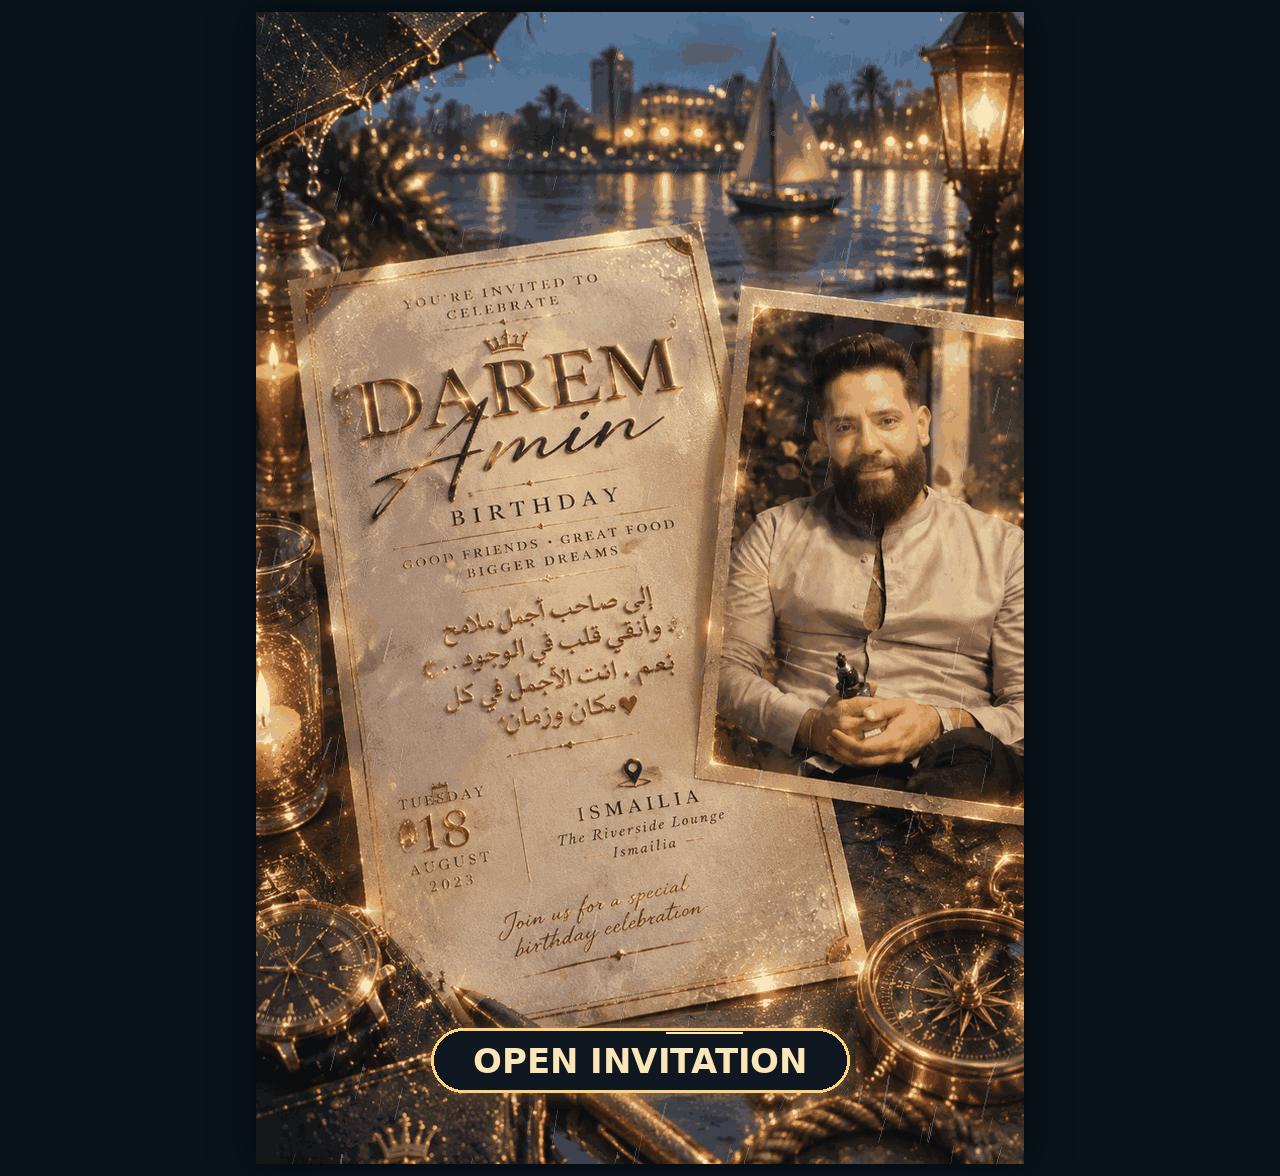
<file: index.html>
<!doctype html>
<html lang="en"><head><meta charset="utf-8"><meta name="viewport" content="width=device-width,initial-scale=1,viewport-fit=cover"><meta name="theme-color" content="#101820"><title>Darem Amin | Birthday Invitation</title><link rel="stylesheet" href="style.css"></head>
<body class="cover-page"><main class="poster cover-poster" aria-label="Darem Amin birthday invitation cover"><img class="art" src="page1-cover.gif" alt="Darem Amin birthday invitation cover"><a class="hotspot open-invitation" href="invitation.html" aria-label="Open invitation" title="Open invitation"></a></main></body></html>
</file>
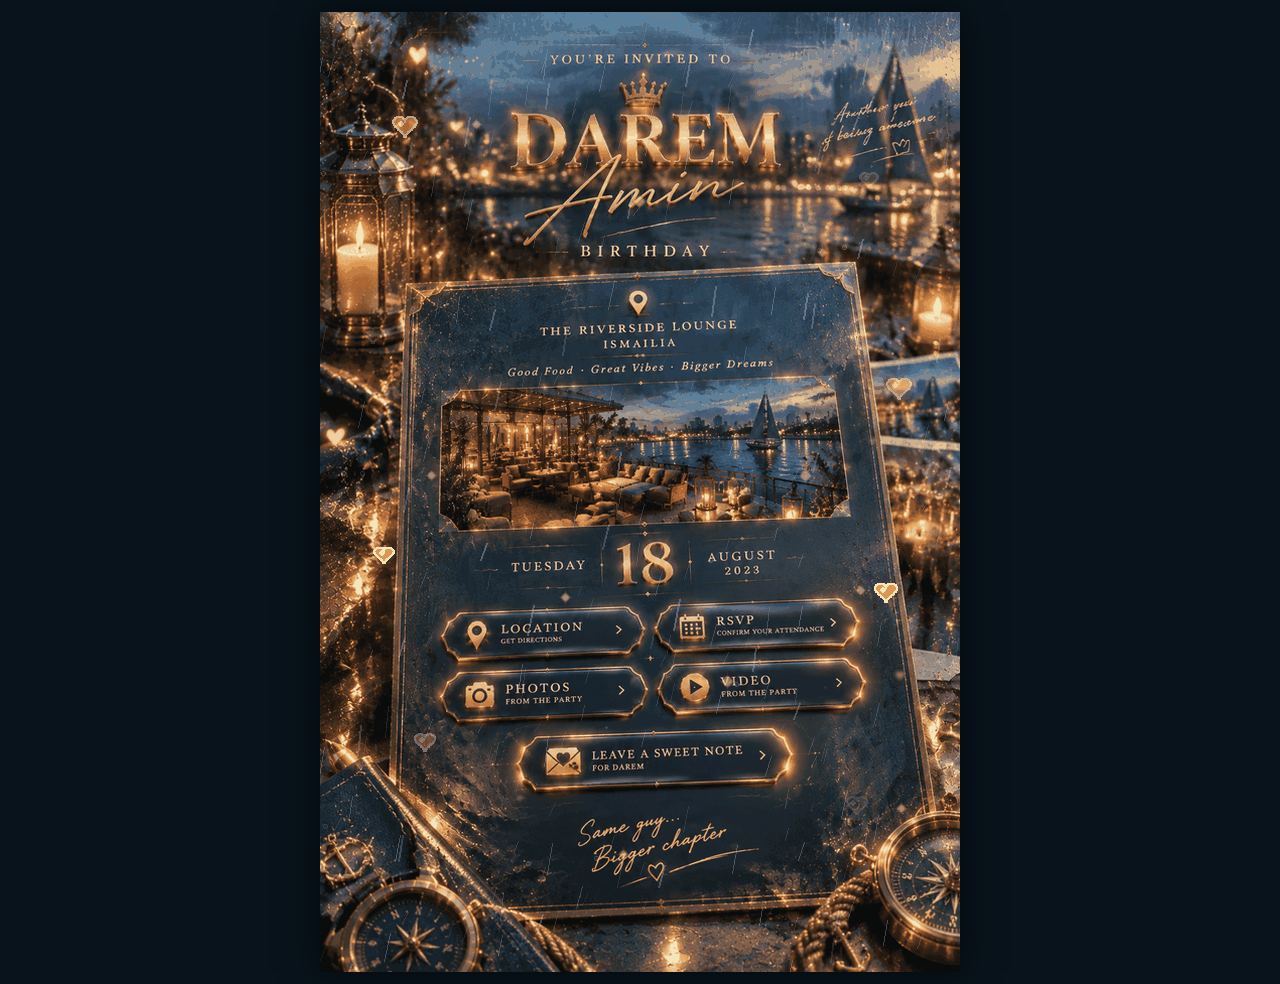
<file: invitation.html>
<!doctype html>
<html lang="en">
<head>
<meta charset="utf-8"><meta name="viewport" content="width=device-width,initial-scale=1,viewport-fit=cover"><meta name="theme-color" content="#101820">
<title>Darem Amin | Birthday Details</title><link rel="stylesheet" href="style.css">
</head>
<body class="invite-page">
<main class="poster invite-poster" aria-label="Darem Amin birthday invitation details">
  <img class="art" src="page2-invitation.gif" alt="Darem Amin birthday invitation details">
  <a class="hotspot location" href="https://www.google.com/maps/search/?api=1&query=The+Riverside+Lounge+Ismailia+Egypt" target="_blank" rel="noopener" aria-label="Open venue location in Google Maps" title="Location"></a>
  <a class="hotspot rsvp" href="https://wa.me/?text=Hi%2C%20I%27d%20like%20to%20RSVP%20for%20Darem%20Amin%27s%20birthday%20celebration%20on%2018%20August.%20Please%20count%20me%20in." target="_blank" rel="noopener" aria-label="RSVP via WhatsApp" title="RSVP"></a>
  <a class="hotspot photos" href="https://www.google.com/search?q=Darem+Amin+birthday+party+photos" target="_blank" rel="noopener" aria-label="Search for party photos" title="Photos"></a>
  <a class="hotspot video" href="https://www.youtube.com/results?search_query=Darem+Amin+birthday+party+video" target="_blank" rel="noopener" aria-label="Search for party videos on YouTube" title="Video"></a>
  <button class="hotspot note" id="open-note" type="button" aria-label="Leave a sweet note" title="Leave a sweet note"></button>
  <a class="hotspot back" href="index.html" aria-label="Back to cover" title="Back to cover"></a>
</main>
<div class="note-modal" id="note-modal" hidden>
  <section class="note-card" role="dialog" aria-modal="true" aria-labelledby="note-heading">
    <button class="close-note" id="close-note" type="button" aria-label="Close">×</button>
    <div class="card-topline"><span class="tiny-heart">♥</span><span class="crown-mark" aria-hidden="true">♛</span><span class="tiny-heart">♥</span></div>
    <div class="gold-heart" aria-hidden="true">♥</div>
    <p class="eyebrow">A LITTLE WISH, FROM THE HEART</p>
    <h1 id="note-heading">A Sweet Wish for <em>Daroumi</em></h1>
    <div class="ornament-divider" aria-hidden="true"><span>♥</span></div>
    <p class="sweet-message">May all your sweet dreams<br>be real soon ..</p>
    <p class="love-message">Love you Daroumi <span>♥</span></p>
    <div class="wax-seal" aria-hidden="true">♛</div>
    <button class="gold-button" id="continue-note" type="button">Leave your message <span aria-hidden="true">↗</span></button>
    <form id="note-form" hidden>
      <label for="guest-message">Write a little something for Daroumi</label>
      <textarea id="guest-message" rows="4" maxlength="1000" placeholder="Write your message here…" required></textarea>
      <button class="gold-button" type="submit"><span aria-hidden="true">➤</span> Send to WhatsApp</button>
      <p class="small-help">Your note will open in WhatsApp, ready for you to send.</p>
    </form>
  </section>
</div>
<script>
(() => {
 const modal = document.getElementById('note-modal');
 const continueButton = document.getElementById('continue-note');
 const form = document.getElementById('note-form');
 const message = document.getElementById('guest-message');
 const closeButton = document.getElementById('close-note');
 document.getElementById('open-note').addEventListener('click', () => { modal.hidden = false; document.body.classList.add('modal-open'); continueButton.focus(); });
 closeButton.addEventListener('click', closeModal);
 modal.addEventListener('click', e => { if (e.target === modal) closeModal(); });
 document.addEventListener('keydown', e => { if (e.key === 'Escape' && !modal.hidden) closeModal(); });
 continueButton.addEventListener('click', () => { continueButton.hidden = true; form.hidden = false; message.focus(); });
 function closeModal(){ modal.hidden = true; document.body.classList.remove('modal-open'); continueButton.hidden = false; form.hidden = true; form.reset(); }
 form.addEventListener('submit', e => {
   e.preventDefault();
   const text = 'A sweet note for Darem Amin 🎂\n\n' + message.value.trim() + '\n\nMay all your sweet dreams be real soon .. Love you Daroumi ♥️';
   const url = 'https://wa.me/?text=' + encodeURIComponent(text);
   window.open(url, '_blank', 'noopener,noreferrer');
 });
})();
</script>
</body></html>
</file>
<file: style.css>
*{box-sizing:border-box}html,body{margin:0;min-height:100%;background:#08131b}body{display:flex;justify-content:center;align-items:flex-start;min-height:100vh}.poster{position:relative;width:min(100vw,768px);line-height:0;margin:0 auto;overflow:hidden}.art{display:block;width:100%;height:auto}.hotspot{position:absolute;display:block;z-index:2;border:0;border-radius:40px;background:transparent;cursor:pointer;outline:none;-webkit-tap-highlight-color:transparent}.hotspot:focus-visible{outline:2px solid #ffe0a0;box-shadow:0 0 14px #ffbd57}.open-invitation{left:22.3%;top:88.15%;width:55%;height:5.7%}.invite-poster{width:min(100vw,640px)}.location{left:18%;top:61.2%;width:32%;height:5.6%}.rsvp{left:51%;top:61.2%;width:33%;height:5.6%}.photos{left:18%;top:67.5%;width:32%;height:5.5%}.video{left:51%;top:67.5%;width:33%;height:5.5%}.note{left:29%;top:74.5%;width:43%;height:6.4%}.back{left:25%;top:94%;width:50%;height:4%}@media(min-width:769px){body{padding:12px 0}.poster{box-shadow:0 0 35px #0008}}@media(prefers-reduced-motion:reduce){*{scroll-behavior:auto}}

/* Luxurious textured sweet-note popup */
.note{padding:0;appearance:none;-webkit-appearance:none}
.note-modal[hidden],#note-form[hidden],.gold-button[hidden]{display:none!important}
.note-modal{position:fixed;inset:0;z-index:20;display:flex;align-items:center;justify-content:center;padding:18px;background:radial-gradient(ellipse at 50% 40%,rgba(35,29,20,.55),rgba(2,6,10,.94)),rgba(2,7,11,.82);backdrop-filter:blur(8px);-webkit-backdrop-filter:blur(8px);line-height:normal;overflow-y:auto}
.note-card{position:relative;isolation:isolate;width:min(100%,440px);max-height:calc(100dvh - 36px);overflow:auto;padding:25px 25px 26px;border:1px solid #d8a65d;border-radius:4px;text-align:center;color:#f8e6c6;background:radial-gradient(ellipse at 50% 0%,rgba(112,75,36,.23),transparent 35%),repeating-linear-gradient(115deg,rgba(255,255,255,.018) 0px,rgba(255,255,255,.018) 1px,transparent 1px,transparent 5px),linear-gradient(145deg,#171817 0%,#080d10 45%,#12110e 100%);box-shadow:0 0 0 4px rgba(187,128,52,.12),0 0 35px rgba(224,164,76,.24),inset 0 0 0 5px rgba(201,151,77,.08),inset 0 0 36px rgba(0,0,0,.95)}
.note-card:before{content:"";position:absolute;inset:7px;z-index:-1;border:1px solid rgba(226,177,99,.58);pointer-events:none;background:radial-gradient(circle at 0 0,rgba(255,202,119,.18),transparent 20%),radial-gradient(circle at 100% 100%,rgba(255,202,119,.12),transparent 22%)}
.note-card:after{content:"✦  ❧  ✦";display:block;color:#bb8745;font-size:12px;letter-spacing:8px;margin:18px 0 0;opacity:.8}
.card-topline{display:flex;align-items:center;justify-content:center;gap:14px;color:#e8b969;margin:0 0 8px}.tiny-heart{font-size:11px;text-shadow:0 0 8px #e8a64a}.crown-mark{font-size:31px;line-height:1;text-shadow:0 2px 0 #6b421d,0 0 13px #dca54f;color:#f4ce87}
.gold-heart{font-size:37px;line-height:1;color:#f5c36c;text-shadow:0 1px 0 #70451d,0 0 7px #f8bd4d,0 0 22px rgba(225,151,47,.75);animation:heartPulse 1.6s ease-in-out infinite;margin:4px 0 10px}
.eyebrow{font:10px/1.5 Georgia,serif;letter-spacing:3px;color:#b98b50;margin:0 0 11px}
.note-card h1{font-family:Georgia,'Times New Roman',serif;font-weight:400;font-size:clamp(22px,5vw,28px);line-height:1.25;margin:0 0 13px;color:#f7d69b;text-shadow:0 2px 12px rgba(224,163,77,.2)}
.note-card h1 em{display:block;font-weight:400;font-size:1.38em;font-style:italic;color:#f0c27a;margin-top:2px;letter-spacing:.2px}
.ornament-divider{display:flex;align-items:center;gap:12px;max-width:245px;margin:15px auto;color:#e7b565}.ornament-divider:before,.ornament-divider:after{content:"";height:1px;flex:1;background:linear-gradient(90deg,transparent,#c58d42)}.ornament-divider:after{background:linear-gradient(90deg,#c58d42,transparent)}.ornament-divider span{font-size:13px;text-shadow:0 0 9px #f2b84f}
.sweet-message{font-family:Georgia,'Times New Roman',serif;font-size:clamp(17px,4vw,20px);line-height:1.55;margin:13px 0;color:#f8e4bd;text-shadow:0 1px 8px rgba(230,175,91,.13)}
.love-message{font:17px/1.4 Georgia,serif;color:#eec784;margin:18px 0 8px}.love-message span{font-size:22px;text-shadow:0 0 10px #e9a847}
.wax-seal{display:flex;align-items:center;justify-content:center;width:55px;height:55px;margin:14px auto 20px;border-radius:50%;border:2px solid #e2b15f;color:#ffe0a0;font-size:25px;background:radial-gradient(circle at 30% 25%,#f1cf83,#a96d2c 48%,#54351d 80%);box-shadow:0 0 0 4px rgba(195,137,59,.13),inset 0 0 0 3px rgba(255,225,153,.32),0 5px 14px #0009;text-shadow:0 1px 3px #55351a}
.close-note{position:absolute;right:13px;top:10px;z-index:2;width:34px;height:34px;border:1px solid rgba(217,169,93,.45);border-radius:50%;background:#090d10;color:#f7d69c;font-size:24px;line-height:1;cursor:pointer;box-shadow:0 0 12px #0008}
.gold-button{display:flex;align-items:center;justify-content:center;gap:10px;width:100%;padding:14px 17px;border:1px solid #f8d28b;border-radius:3px;background:linear-gradient(180deg,#4c321a 0%,#160f0a 46%,#392313 100%);color:#ffdfa0;font-family:Georgia,serif;font-weight:700;letter-spacing:1.2px;text-transform:uppercase;font-size:13px;cursor:pointer;box-shadow:0 0 0 3px rgba(210,151,62,.12),0 0 19px rgba(225,155,55,.27),inset 0 1px 0 rgba(255,228,165,.45);transition:filter .2s,transform .2s}
.gold-button:hover{filter:brightness(1.2);transform:translateY(-1px)}.gold-button:active{transform:translateY(1px)}
#note-form{text-align:left;margin-top:16px}#note-form label{display:block;margin:0 0 9px;color:#e8bd78;font:13px/1.5 Georgia,serif;letter-spacing:.3px}#guest-message{display:block;width:100%;resize:vertical;min-height:108px;margin-bottom:14px;padding:14px;border:1px solid #9b713d;border-radius:3px;background:repeating-linear-gradient(135deg,rgba(255,255,255,.018) 0px,rgba(255,255,255,.018) 1px,transparent 1px,transparent 5px),#090e11;color:#fff3db;font:16px/1.55 Georgia,serif;box-shadow:inset 0 2px 12px #0009}#guest-message::placeholder{color:#a99478;font-style:italic}#guest-message:focus{outline:1px solid #f3c16e;box-shadow:0 0 0 3px rgba(243,193,110,.12),inset 0 2px 12px #0009}.small-help{font-size:12px;line-height:1.5;color:#c5b08e;text-align:center;margin:12px 0 0}
@keyframes heartPulse{0%,100%{transform:scale(.94);filter:brightness(.92)}50%{transform:scale(1.08);filter:brightness(1.28)}}
body.modal-open{overflow:hidden}
@media(max-height:700px){.note-card{padding:18px 22px}.gold-heart{font-size:30px;margin:0 0 6px}.wax-seal{width:42px;height:42px;font-size:20px;margin:8px auto 12px}.note-card:after{margin-top:10px}.sweet-message{margin:8px 0}.love-message{margin:10px 0 5px}}
</file>
